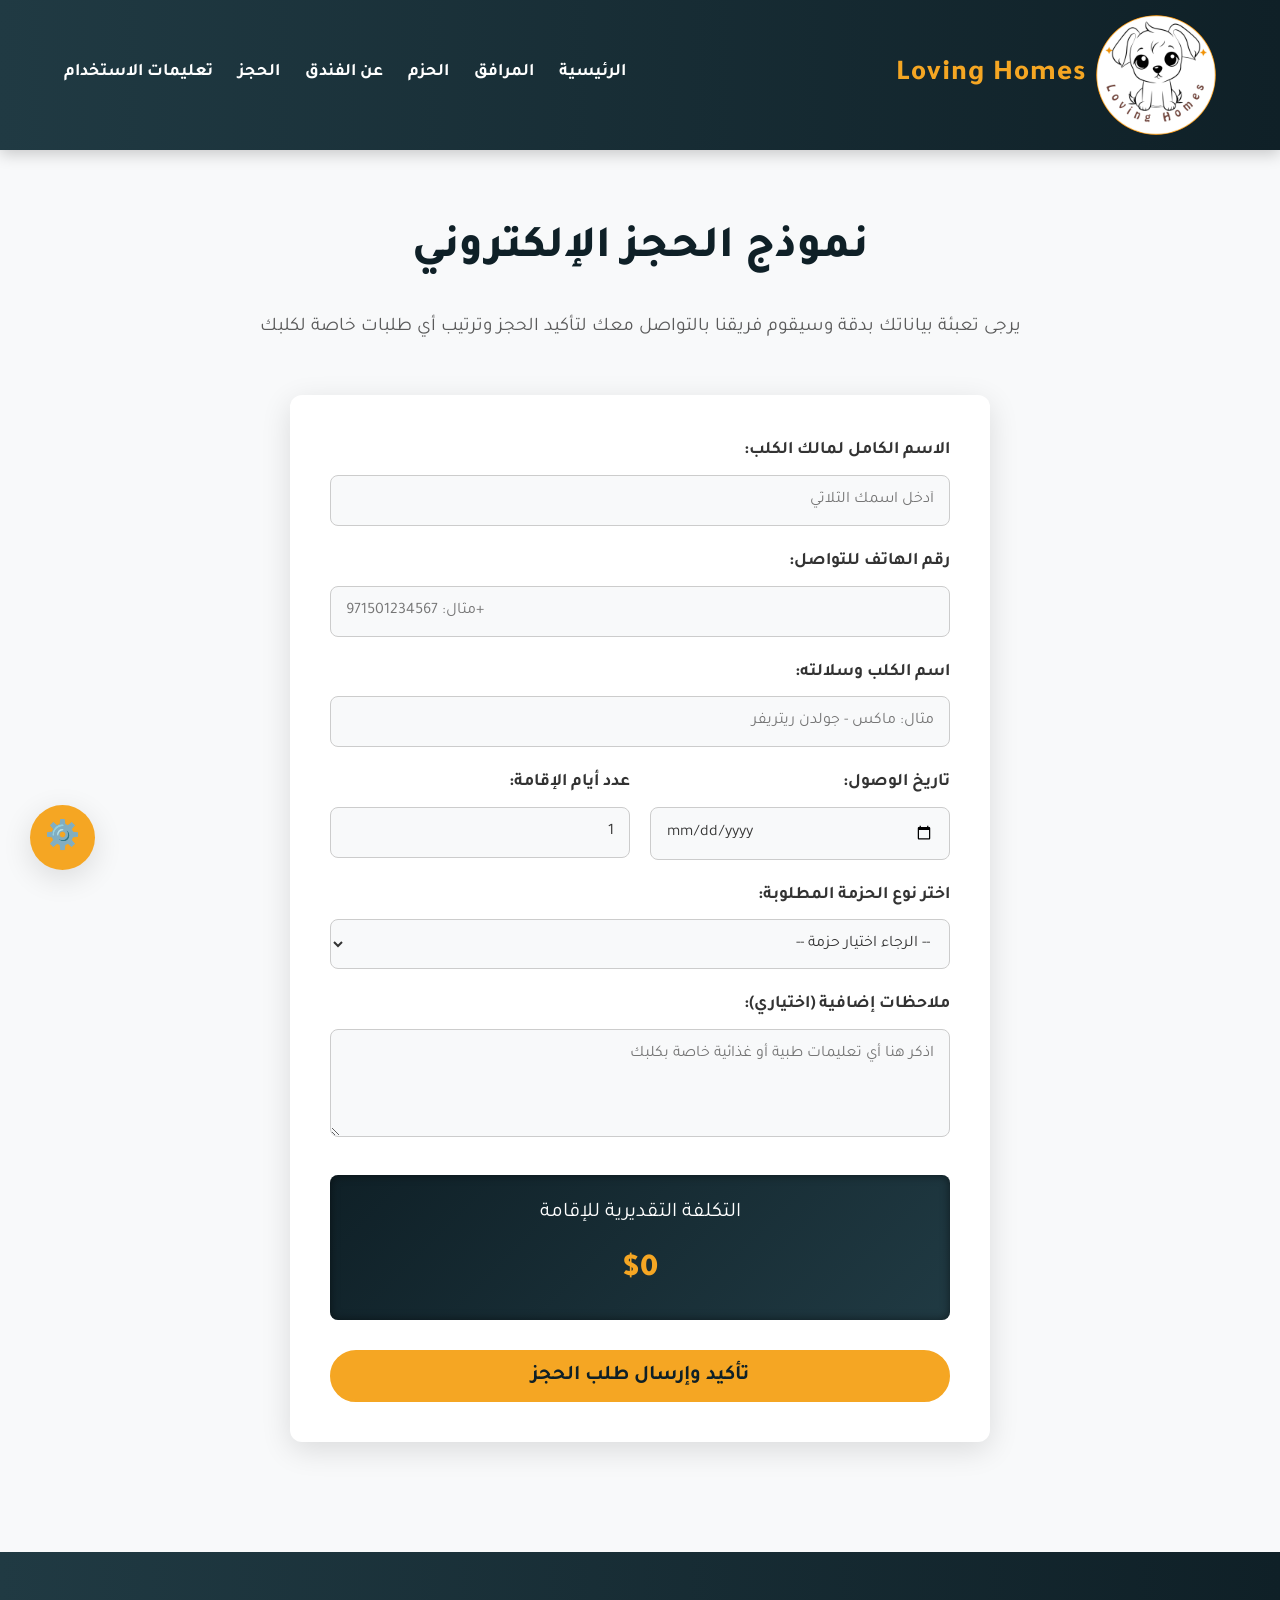
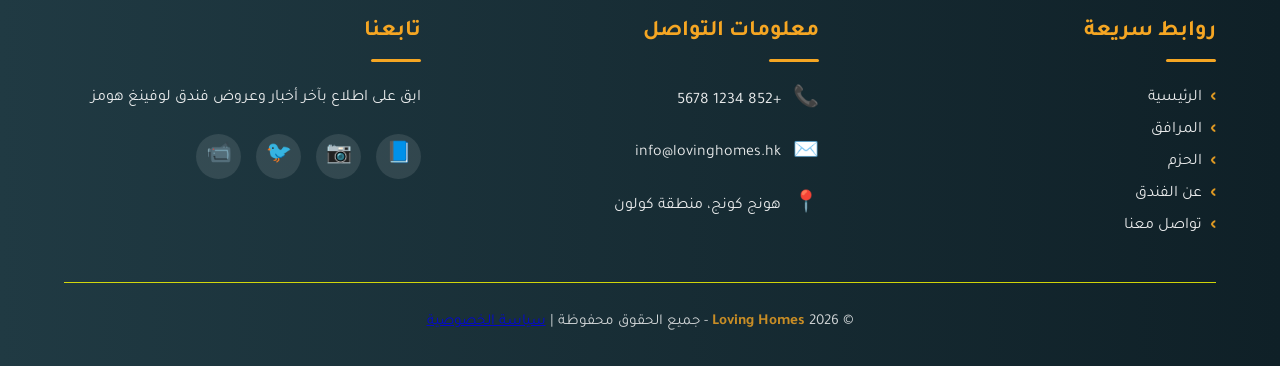
<file: booking.html>
<!DOCTYPE html>
<html lang="ar" dir="rtl">

<head>
    <!-- ===== معلومات الصفحة الأساسية ===== -->
    <meta charset="UTF-8">
    <meta name="viewport" content="width=device-width, initial-scale=1.0">
    <title>Loving Homes | الحجز والتواصل</title>
    <!-- ===== ربط ملفات CSS الخارجية ===== -->
    <link rel="stylesheet" href="style.css">
    <link href="https://fonts.googleapis.com/css2?family=Tajawal:wght@400;700;800&display=swap" rel="stylesheet">
</head>

<body>
    <header>
        <a href="index.html" class="brand-name">
            <img src="Loving_Homes_logo5.png" alt="Loving Homes Logo">
            <span>Loving Homes</span>
        </a>
        <div class="hamburger"><span></span><span></span><span></span></div>
        <nav>
            <a href="index.html">الرئيسية</a>
            <a href="facilities.html">المرافق</a>
            <a href="packages.html">الحزم</a>
            <a href="about.html">عن الفندق</a>
            <a href="booking.html">الحجز</a>
            <a href="instructions.html">تعليمات الاستخدام</a>
        </nav>
    </header>

    <div class="container">
        <h1 class="section-title">نموذج الحجز الإلكتروني</h1>
        <p class="section-subtitle">يرجى تعبئة بياناتك بدقة وسيقوم فريقنا بالتواصل معك لتأكيد الحجز وترتيب أي طلبات خاصة لكلبك</p>

        <div class="form-box">
            <form id="bookingForm">
                <div class="form-group">
                    <label>الاسم الكامل لمالك الكلب:</label>
                    <input type="text" required placeholder="أدخل اسمك الثلاثي">
                </div>
                <div class="form-group">
                    <label>رقم الهاتف للتواصل:</label>
                    <input type="tel" required placeholder="مثال: 971501234567+">
                </div>
                <div class="form-group">
                    <label>اسم الكلب وسلالته:</label>
                    <input type="text" required placeholder="مثال: ماكس - جولدن ريتريفر">
                </div>
                <div style="display: flex; gap: 20px; flex-wrap: wrap;">
                    <div class="form-group" style="flex: 1; min-width: 200px;">
                        <label>تاريخ الوصول:</label>
                        <input type="date" required>
                    </div>
                    <div class="form-group" style="flex: 1; min-width: 200px;">
                        <label>عدد أيام الإقامة:</label>
                        <input type="number" id="days" required min="1" value="1" placeholder="عدد الأيام">
                    </div>
                </div>
                <div class="form-group">
                    <label>اختر نوع الحزمة المطلوبة:</label>
                    <select id="package" required>
                        <option value="0">-- الرجاء اختيار حزمة --</option>
                        <option value="200">حزمة اليوم الواحد ($200 في اليوم)</option>
                        <option value="500">الحزمة الكلاسيكية ($500 في اليوم)</option>
                        <option value="700">الحزمة المميزة VIP ($700 في اليوم)</option>
                    </select>
                </div>
                <div class="form-group">
                    <label>ملاحظات إضافية (اختياري):</label>
                    <textarea rows="4" placeholder="اذكر هنا أي تعليمات طبية أو غذائية خاصة بكلبك"></textarea>
                </div>

                <!-- الحاسبة التفاعلية المبتكرة -->
                <div class="price-calc">
                    التكلفة التقديرية للإقامة
                    <span id="total-price">$0</span>
                </div>

                <button type="submit" class="btn" style="width: 100%; margin-top: 30px; font-size: 1.3rem;">تأكيد وإرسال طلب الحجز</button>
            </form>
        </div>
    </div>

    <!-- ===== الزر العائم (FAB) للتحكم بالواجهة ===== -->
    <div class="fab-container">

        <button class="fab-btn" id="fab-btn">⚙️</button>
        <div class="fab-menu" id="fab-menu">
            <button id="lang-toggle" title="تغيير اللغة">🇺🇸</button>
            <button id="dark-mode" title="الوضع الليلي">🌙</button>
            <button id="font-up" title="تكبير الخط">A+</button>
            <button id="font-down" title="تصغير الخط">A-</button>
        </div>
    </div>

    <!-- ===== الذيل (Footer) المتجاوب ===== -->
    <footer>

        <div class="footer-container">
            <div class="footer-section">
                <h3>روابط سريعة</h3>
                <ul>
                    <li><a href="index.html">الرئيسية</a></li>
                    <li><a href="facilities.html">المرافق</a></li>
                    <li><a href="packages.html">الحزم</a></li>
                    <li><a href="about.html">عن الفندق</a></li>
                    <li><a href="contact.html">تواصل معنا</a></li>
                </ul>
            </div>
            <div class="footer-section">
                <h3>معلومات التواصل</h3>
                <div class="contact-info">
                    <div class="contact-item">
                        <span>📞</span>
                        <p>+852 1234 5678</p>
                    </div>
                    <div class="contact-item">
                        <span>✉️</span>
                        <p>info@lovinghomes.hk</p>
                    </div>
                    <div class="contact-item">
                        <span>📍</span>
                        <p>هونج كونج، منطقة كولون</p>
                    </div>
                </div>
            </div>
            <div class="footer-section">
                <h3>تابعنا</h3>
                <p>ابق على اطلاع بآخر أخبار وعروض فندق لوفينغ هومز</p>
                <div class="social-links">
                    <a href="#" aria-label="فيسبوك">📘</a>
                    <a href="#" aria-label="إنستغرام">📷</a>
                    <a href="#" aria-label="تويتر">🐦</a>
                    <a href="#" aria-label="يوتيوب">📹</a>
                </div>
            </div>
        </div>
        <div class="footer-bottom">
            <p>© 2026 <span>Loving Homes</span> - جميع الحقوق محفوظة | <a href="#">سياسة الخصوصية</a></p>
        </div>
    </footer>
    <script src="script.js"></script>

</body>

</html>
</file>
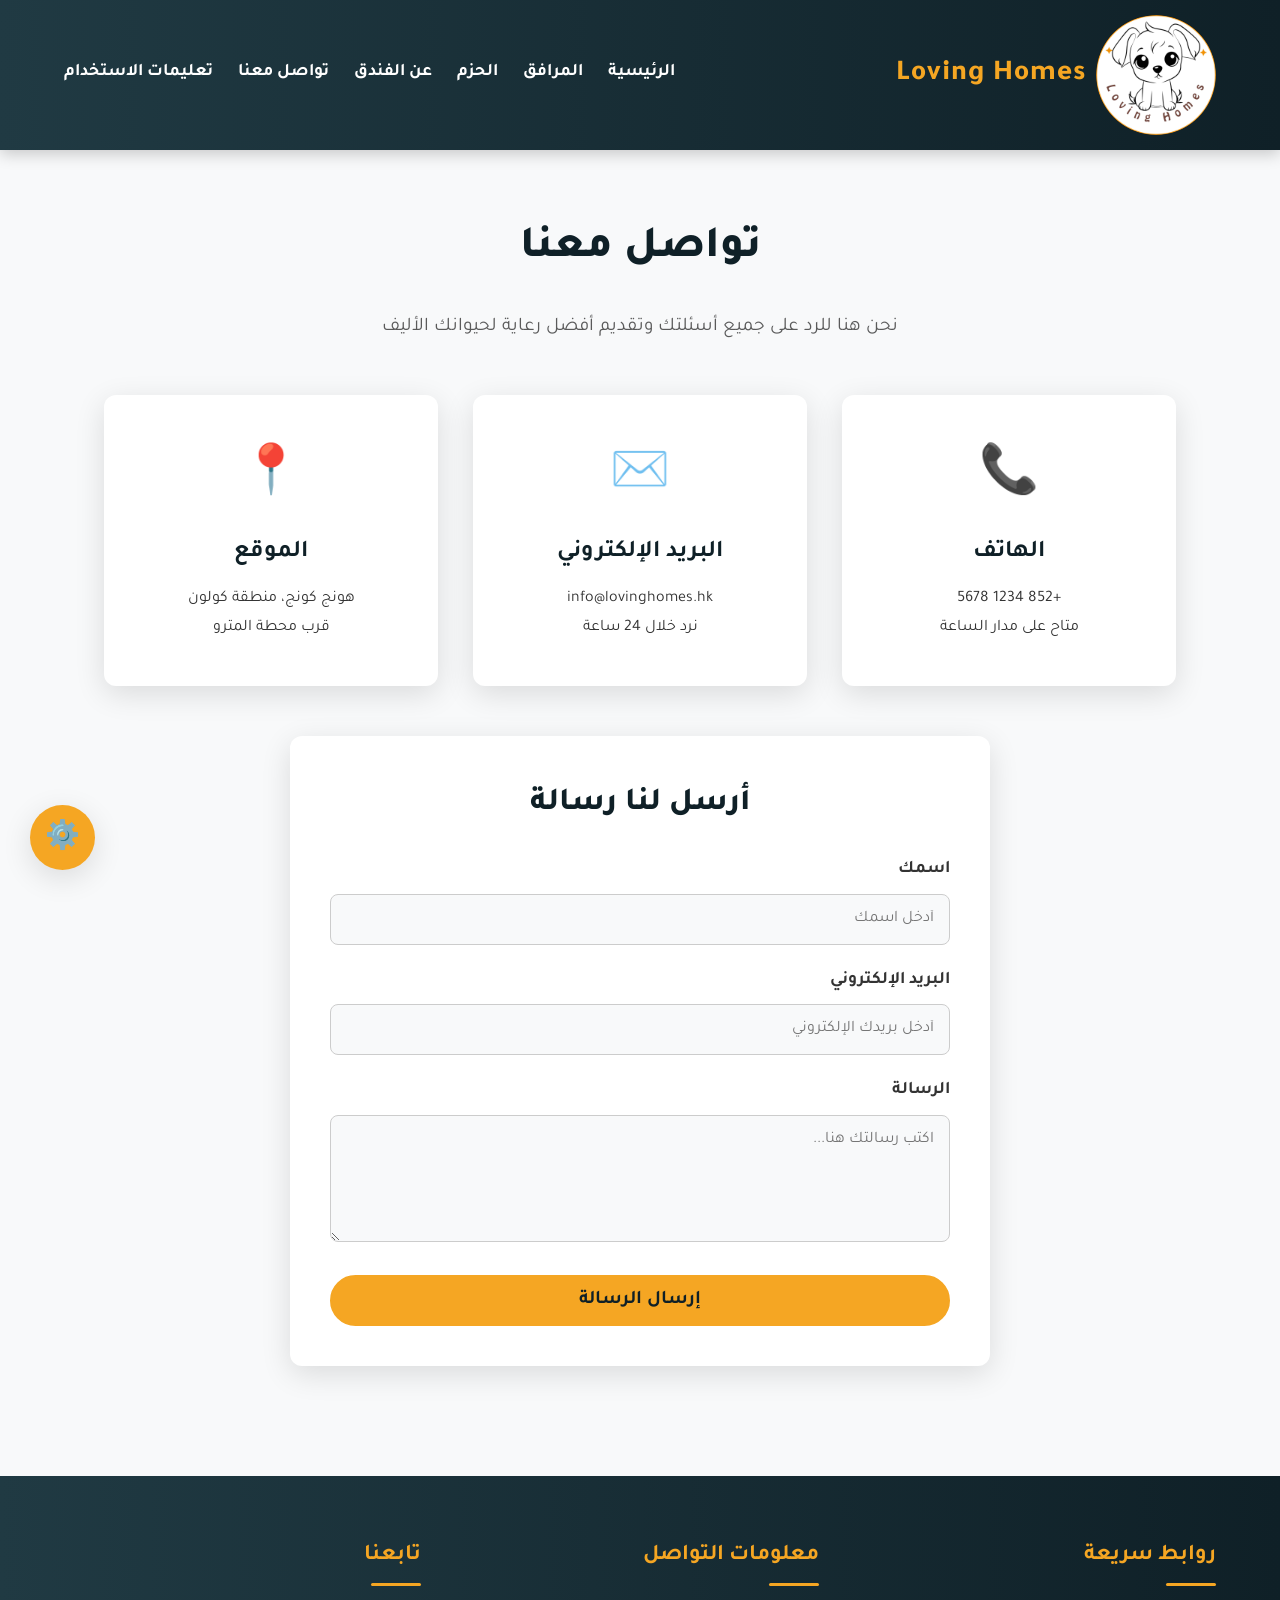
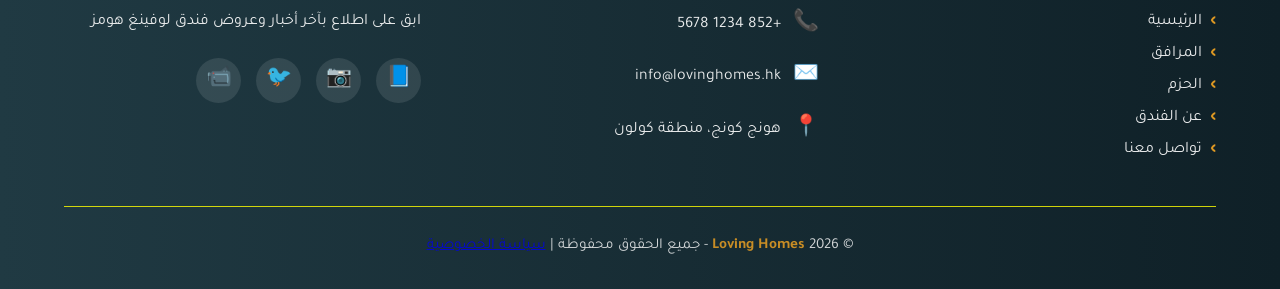
<file: contact.html>
<!DOCTYPE html>
<html lang="ar" dir="rtl">

<head>
    <!-- ===== معلومات الصفحة الأساسية ===== -->
    <meta charset="UTF-8">
    <meta name="viewport" content="width=device-width, initial-scale=1.0">
    <title>Loving Homes | تواصل معنا</title>
    <!-- ===== ربط ملفات CSS الخارجية ===== -->
    <link rel="stylesheet" href="style.css">
    <link href="https://fonts.googleapis.com/css2?family=Tajawal:wght@400;700;800&display=swap" rel="stylesheet">
</head>

<body>
    <header>
        <a href="index.html" class="brand-name">
            <img src="Loving_Homes_logo5.png" alt="Loving Homes Logo">
            <span>Loving Homes</span>
        </a>
        <div class="hamburger"><span></span><span></span><span></span></div>
        <nav>
            <a href="index.html" data-en="Home">الرئيسية</a>
            <a href="facilities.html" data-en="Facilities">المرافق</a>
            <a href="packages.html" data-en="Packages">الحزم</a>
            <a href="about.html" data-en="About Us">عن الفندق</a>
            <a href="contact.html" data-en="Contact Us">تواصل معنا</a>
            <a href="instructions.html">تعليمات الاستخدام</a>
        </nav>
    </header>

    <div class="container">
        <h1 class="section-title" data-en="Contact Us">تواصل معنا</h1>
        <p class="section-subtitle" data-en="We are here to answer all your questions and provide the best care for your pet">نحن هنا للرد على جميع أسئلتك وتقديم أفضل رعاية لحيوانك الأليف</p>

        <div class="grid" style="grid-template-columns: repeat(auto-fit, minmax(300px, 1fr));">
            <div class="card" style="text-align: center; padding: 40px 20px;">
                <h3 style="font-size: 3rem;">📞</h3>
                <h3 data-en="Phone">الهاتف</h3>
                <p>+852 1234 5678</p>
                <p data-en="Available 24/7">متاح على مدار الساعة</p>
            </div>
            <div class="card" style="text-align: center; padding: 40px 20px;">
                <h3 style="font-size: 3rem;">✉️</h3>
                <h3 data-en="Email">البريد الإلكتروني</h3>
                <p>info@lovinghomes.hk</p>
                <p data-en="We reply within 24 hours">نرد خلال 24 ساعة</p>
            </div>
            <div class="card" style="text-align: center; padding: 40px 20px;">
                <h3 style="font-size: 3rem;">📍</h3>
                <h3 data-en="Location">الموقع</h3>
                <p data-en="Hong Kong, Kowloon District">هونج كونج، منطقة كولون</p>
                <p data-en="Near MTR Station">قرب محطة المترو</p>
            </div>
        </div>

        <div class="form-box" style="margin-top: 50px;">
            <h2 class="section-title" style="font-size: 2rem;" data-en="Send us a Message">أرسل لنا رسالة</h2>
            <form id="contactForm">
                <div class="form-group">
                    <label data-en="Your Name">اسمك</label>
                    <input type="text" required placeholder="أدخل اسمك">
                </div>
                <div class="form-group">
                    <label data-en="Email">البريد الإلكتروني</label>
                    <input type="email" required placeholder="أدخل بريدك الإلكتروني">
                </div>
                <div class="form-group">
                    <label data-en="Message">الرسالة</label>
                    <textarea rows="5" required placeholder="اكتب رسالتك هنا..."></textarea>
                </div>
                <button type="submit" class="btn" style="width: 100%; font-size: 1.2rem;" data-en="Send Message">إرسال الرسالة</button>
            </form>
        </div>
    </div>

    <!-- ===== الزر العائم (FAB) للتحكم بالواجهة ===== -->
    <div class="fab-container">

        <button class="fab-btn" id="fab-btn">⚙️</button>
        <div class="fab-menu" id="fab-menu">
            <button id="lang-toggle" title="تغيير اللغة">🇺🇸</button>
            <button id="dark-mode" title="الوضع الليلي">🌙</button>
            <button id="font-up" title="تكبير الخط">A+</button>
            <button id="font-down" title="تصغير الخط">A-</button>
        </div>
    </div>

    <!-- Footer الذيل المرتب -->
    <footer>
        <div class="footer-container">
            <div class="footer-section">
                <h3>روابط سريعة</h3>
                <ul>
                    <li><a href="index.html">الرئيسية</a></li>
                    <li><a href="facilities.html">المرافق</a></li>
                    <li><a href="packages.html">الحزم</a></li>
                    <li><a href="about.html">عن الفندق</a></li>
                    <li><a href="contact.html">تواصل معنا</a></li>
                </ul>
            </div>
            <div class="footer-section">
                <h3>معلومات التواصل</h3>
                <div class="contact-info">
                    <div class="contact-item">
                        <span>📞</span>
                        <p>+852 1234 5678</p>
                    </div>
                    <div class="contact-item">
                        <span>✉️</span>
                        <p>info@lovinghomes.hk</p>
                    </div>
                    <div class="contact-item">
                        <span>📍</span>
                        <p>هونج كونج، منطقة كولون</p>
                    </div>
                </div>
            </div>
            <div class="footer-section">
                <h3>تابعنا</h3>
                <p>ابق على اطلاع بآخر أخبار وعروض فندق لوفينغ هومز</p>
                <div class="social-links">
                    <a href="#" aria-label="فيسبوك">📘</a>
                    <a href="#" aria-label="إنستغرام">📷</a>
                    <a href="#" aria-label="تويتر">🐦</a>
                    <a href="#" aria-label="يوتيوب">📹</a>
                </div>
            </div>
        </div>
        <div class="footer-bottom">
            <p>© 2026 <span>Loving Homes</span> - جميع الحقوق محفوظة | <a href="#">سياسة الخصوصية</a></p>
        </div>
    </footer>
    <script src="script.js"></script>

</body>

</html>
</file>
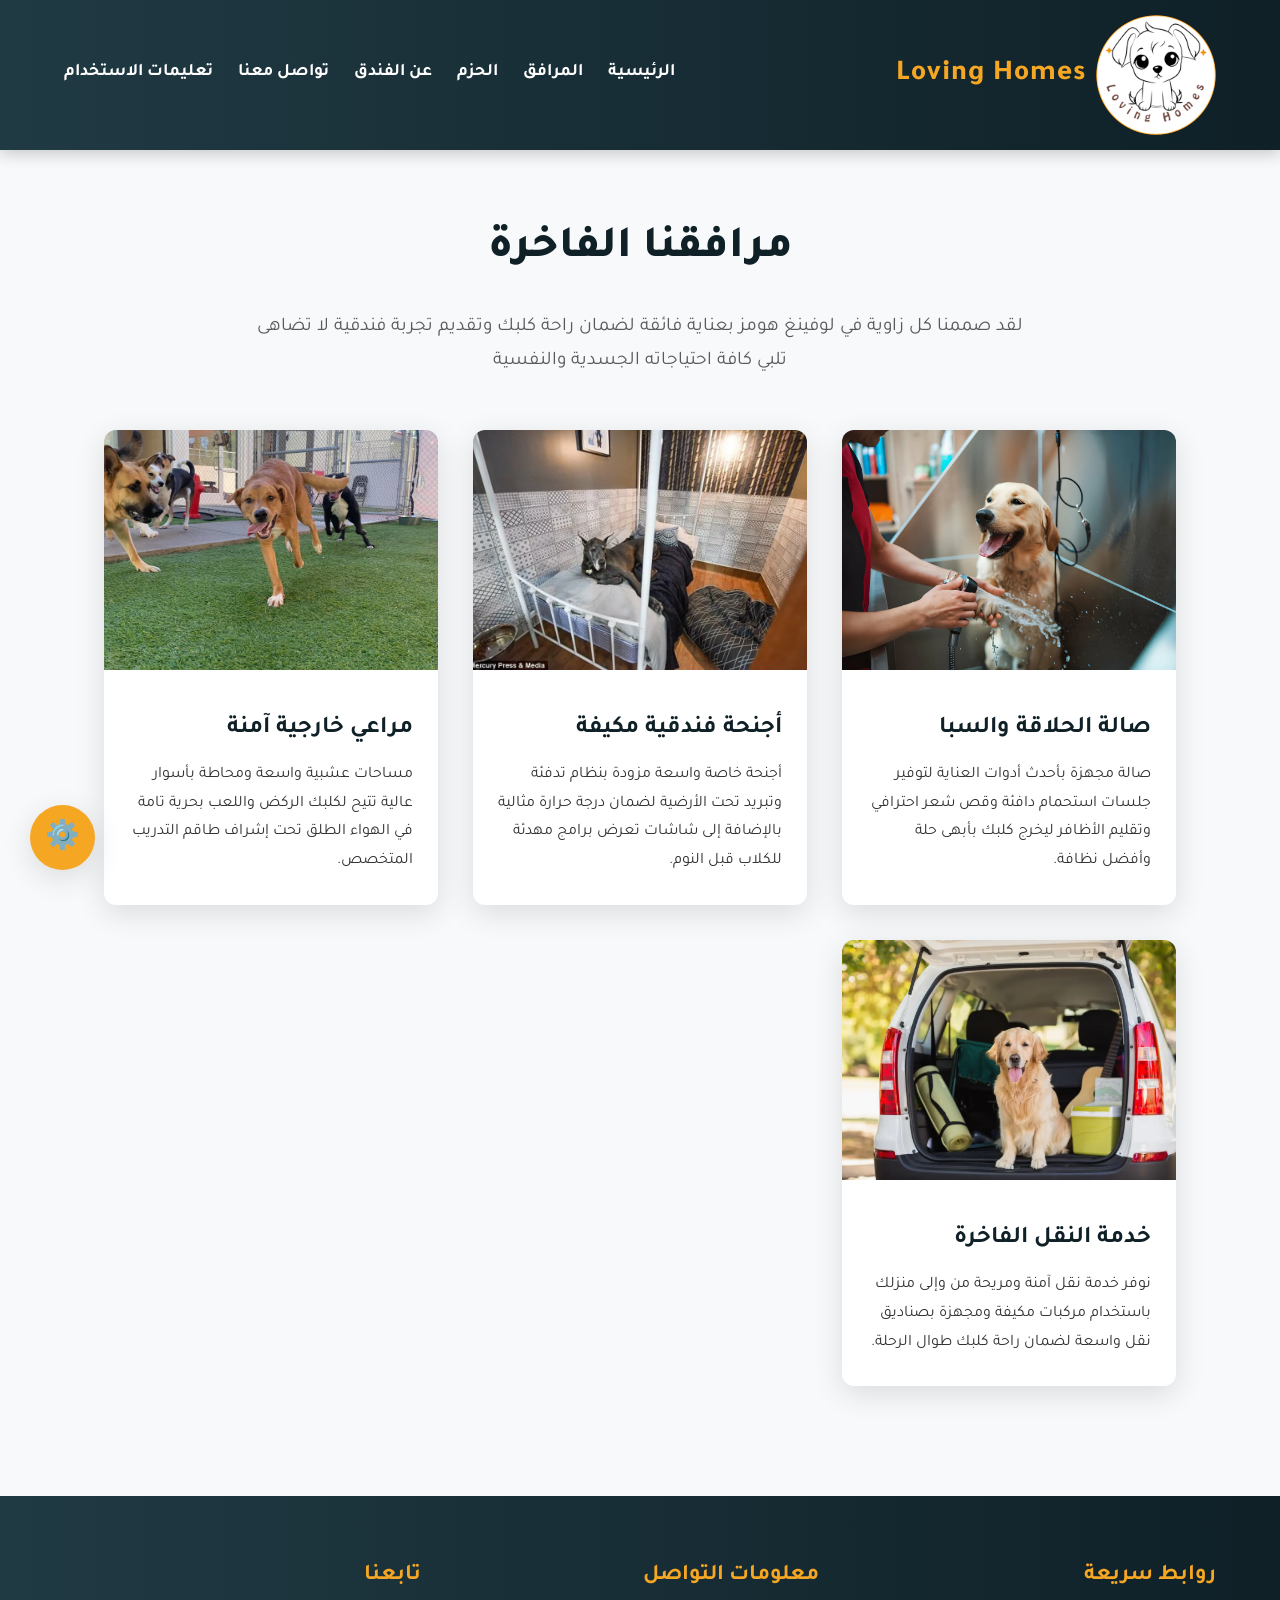
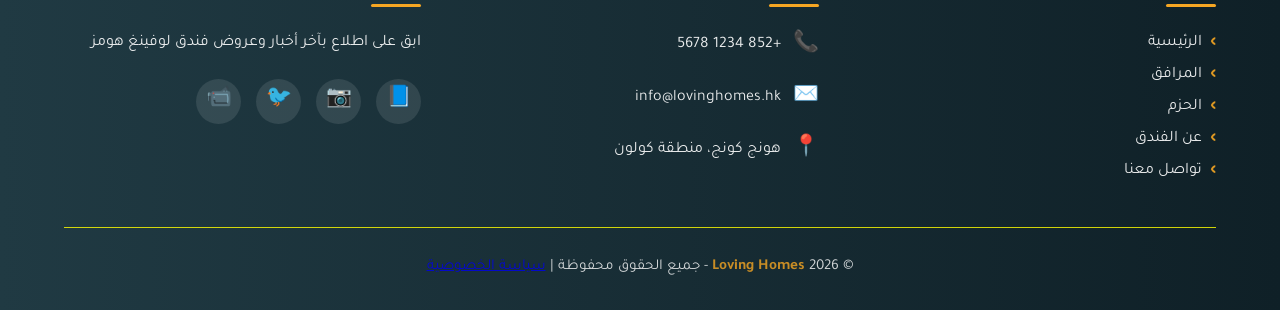
<file: facilities.html>
<!DOCTYPE html>
<html lang="ar" dir="rtl">

<head>
    <!-- ===== معلومات الصفحة الأساسية ===== -->
    <meta charset="UTF-8">
    <meta name="viewport" content="width=device-width, initial-scale=1.0">
    <title>Loving Homes | المرافق</title>
    <!-- ===== ربط ملفات CSS الخارجية ===== -->
    <link rel="stylesheet" href="style.css">
    <link href="https://fonts.googleapis.com/css2?family=Tajawal:wght@400;700;800&display=swap" rel="stylesheet">
</head>

<body>
    <header>
        <a href="index.html" class="brand-name">
            <img src="Loving_Homes_logo5.png" alt="Loving Homes Logo">
            <span>Loving Homes</span>
        </a>
        <div class="hamburger"><span></span><span></span><span></span></div>
        <nav>
            <a href="index.html">الرئيسية</a>
            <a href="facilities.html">المرافق</a>
            <a href="packages.html">الحزم</a>
            <a href="about.html">عن الفندق</a>
            <a href="contact.html">تواصل معنا</a>
            <a href="instructions.html">تعليمات الاستخدام</a>
        </nav>
    </header>

    <div class="container">
        <h1 class="section-title">مرافقنا الفاخرة</h1>
        <p class="section-subtitle">لقد صممنا كل زاوية في لوفينغ هومز بعناية فائقة لضمان راحة كلبك وتقديم تجربة فندقية لا تضاهى تلبي كافة احتياجاته الجسدية والنفسية</p>

        <div class="grid">
            <div class="card">
                <img src="3.webp" alt="صالة الحلاقة">
                <div class="card-content">
                    <h3>صالة الحلاقة والسبا</h3>
                    <p>صالة مجهزة بأحدث أدوات العناية لتوفير جلسات استحمام دافئة وقص شعر احترافي وتقليم الأظافر ليخرج كلبك بأبهى حلة وأفضل نظافة.</p>
                </div>
            </div>
            <div class="card">
                <img src="2.webp" alt="الغرف الفندقية">
                <div class="card-content">
                    <h3>أجنحة فندقية مكيفة</h3>
                    <p>أجنحة خاصة واسعة مزودة بنظام تدفئة وتبريد تحت الأرضية لضمان درجة حرارة مثالية بالإضافة إلى شاشات تعرض برامج مهدئة للكلاب قبل النوم.</p>
                </div>
            </div>
            <div class="card">
                <img src="1.webp" alt="المراعي الخارجية">
                <div class="card-content">
                    <h3>مراعي خارجية آمنة</h3>
                    <p>مساحات عشبية واسعة ومحاطة بأسوار عالية تتيح لكلبك الركض واللعب بحرية تامة في الهواء الطلق تحت إشراف طاقم التدريب المتخصص.</p>
                </div>
            </div>
            <div class="card">
                <img src="4.webp" alt="خدمة التوصيل">
                <div class="card-content">
                    <h3>خدمة النقل الفاخرة</h3>
                    <p>نوفر خدمة نقل آمنة ومريحة من وإلى منزلك باستخدام مركبات مكيفة ومجهزة بصناديق نقل واسعة لضمان راحة كلبك طوال الرحلة.</p>
                </div>
            </div>
        </div>
    </div>

    <!-- ===== الزر العائم (FAB) للتحكم بالواجهة ===== -->
    <div class="fab-container">
        <button class="fab-btn" id="fab-btn">⚙️</button>
        <div class="fab-menu" id="fab-menu">
            <button id="lang-toggle" title="تغيير اللغة">🇺🇸</button>
            <button id="dark-mode" title="الوضع الليلي">🌙</button>
            <button id="font-up" title="تكبير الخط">A+</button>
            <button id="font-down" title="تصغير الخط">A-</button>
        </div>
    </div>

    <!-- ===== الذيل (Footer) المتجاوب ===== -->
    <footer>
        <div class="footer-container">
            <div class="footer-section">
                <h3>روابط سريعة</h3>
                <ul>
                    <li><a href="index.html">الرئيسية</a></li>
                    <li><a href="facilities.html">المرافق</a></li>
                    <li><a href="packages.html">الحزم</a></li>
                    <li><a href="about.html">عن الفندق</a></li>
                    <li><a href="contact.html">تواصل معنا</a></li>
                </ul>
            </div>
            <div class="footer-section">
                <h3>معلومات التواصل</h3>
                <div class="contact-info">
                    <div class="contact-item">
                        <span>📞</span>
                        <p>+852 1234 5678</p>
                    </div>
                    <div class="contact-item">
                        <span>✉️</span>
                        <p>info@lovinghomes.hk</p>
                    </div>
                    <div class="contact-item">
                        <span>📍</span>
                        <p>هونج كونج، منطقة كولون</p>
                    </div>
                </div>
            </div>
            <div class="footer-section">
                <h3>تابعنا</h3>
                <p>ابق على اطلاع بآخر أخبار وعروض فندق لوفينغ هومز</p>
                <div class="social-links">
                    <a href="#" aria-label="فيسبوك">📘</a>
                    <a href="#" aria-label="إنستغرام">📷</a>
                    <a href="#" aria-label="تويتر">🐦</a>
                    <a href="#" aria-label="يوتيوب">📹</a>
                </div>
            </div>
        </div>
        <div class="footer-bottom">
            <p>© 2026 <span>Loving Homes</span> - جميع الحقوق محفوظة | <a href="#">سياسة الخصوصية</a></p>
        </div>
    </footer>
    <script src="script.js"></script>

</body>

</html>
</file>
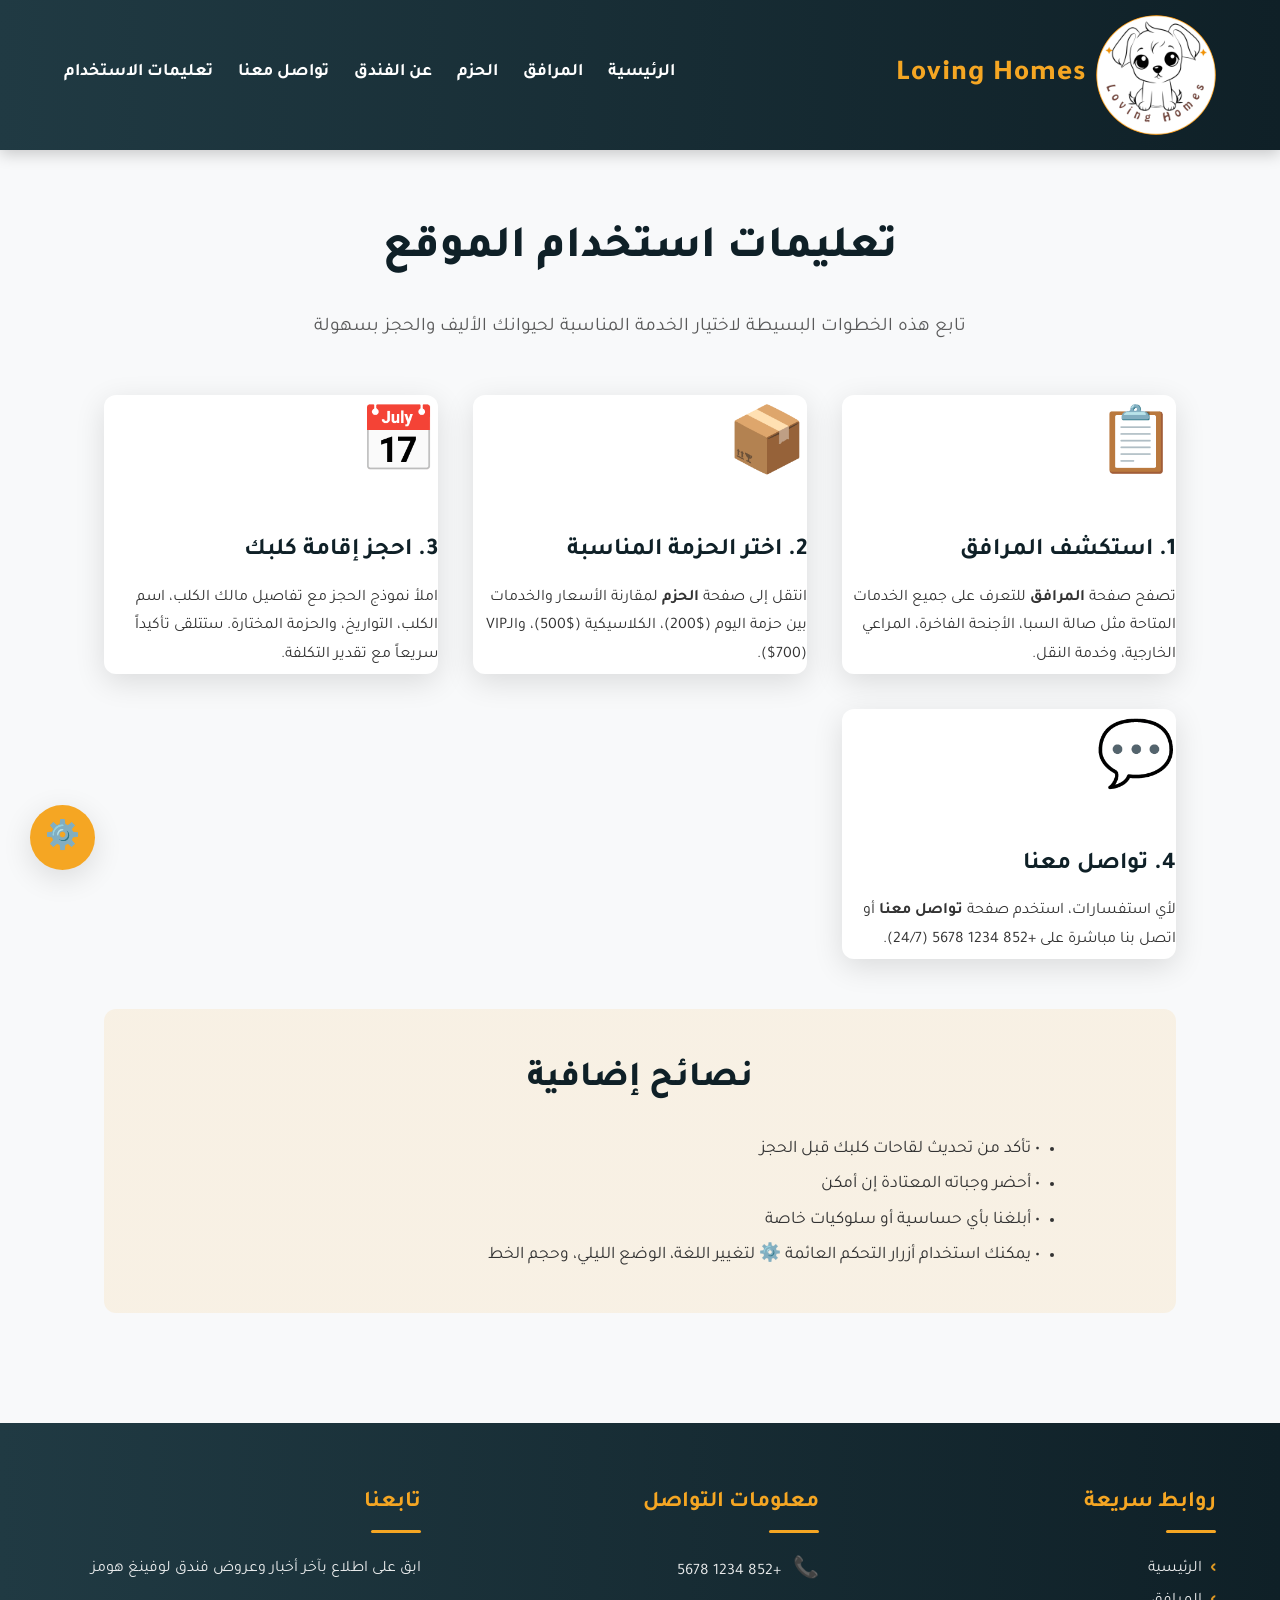
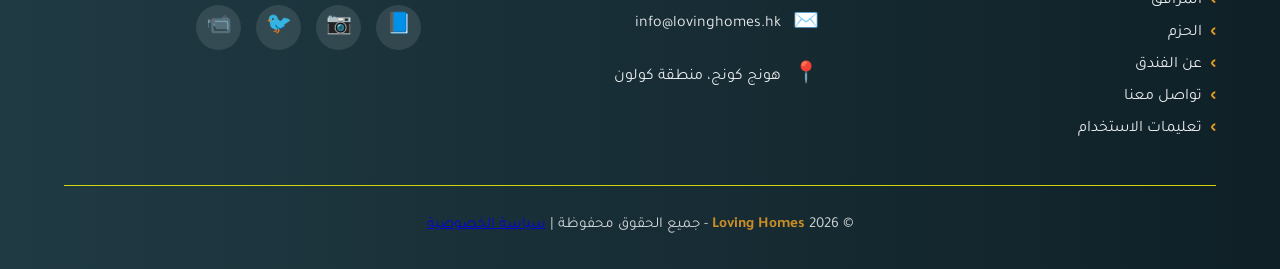
<file: instructions.html>
<!DOCTYPE html>
<html lang="ar" dir="rtl">

<head>
    <!-- ===== معلومات الصفحة الأساسية ===== -->
    <meta charset="UTF-8">
    <meta name="viewport" content="width=device-width, initial-scale=1.0">
    <title>Loving Homes | تعليمات الاستخدام</title>
    <!-- ===== ربط ملفات CSS الخارجية ===== -->
    <link rel="stylesheet" href="style.css">
    <link href="https://fonts.googleapis.com/css2?family=Tajawal:wght@400;700;800&display=swap" rel="stylesheet">
</head>

<body>
    <header>
        <a href="index.html" class="brand-name">
            <img src="Loving_Homes_logo5.png" alt="Loving Homes Logo">
            <span>Loving Homes</span>
        </a>
        <div class="hamburger"><span></span><span></span><span></span></div>
        <nav>
            <a href="index.html">الرئيسية</a>
            <a href="facilities.html">المرافق</a>
            <a href="packages.html">الحزم</a>
            <a href="about.html">عن الفندق</a>
            <a href="contact.html">تواصل معنا</a>
            <a href="instructions.html">تعليمات الاستخدام</a>
        </nav>
    </header>

    <div class="container">
        <h1 class="section-title" data-translate="instructionsTitle">تعليمات استخدام الموقع</h1>
        <p class="section-subtitle" data-translate="instructionsSubtitle">تابع هذه الخطوات البسيطة لاختيار الخدمة المناسبة لحيوانك الأليف والحجز بسهولة</p>

        <div class="grid">
            <div class="card">
                <div style="font-size: 4rem; margin-bottom: 20px;">📋</div>
                <h3 data-translate="step1Title">1. استكشف المرافق</h3>
                <p data-translate="step1Desc">تصفح صفحة <strong>المرافق</strong> للتعرف على جميع الخدمات المتاحة مثل صالة السبا، الأجنحة الفاخرة، المراعي الخارجية، وخدمة النقل.</p>
            </div>
            <div class="card">
                <div style="font-size: 4rem; margin-bottom: 20px;">📦</div>
                <h3 data-translate="step2Title">2. اختر الحزمة المناسبة</h3>
                <p data-translate="step2Desc">انتقل إلى صفحة <strong>الحزم</strong> لمقارنة الأسعار والخدمات بين حزمة اليوم ($200)، الكلاسيكية ($500)، والـVIP ($700).</p>
            </div>
            <div class="card">
                <div style="font-size: 4rem; margin-bottom: 20px;">📅</div>
                <h3 data-translate="step3Title">3. احجز إقامة كلبك</h3>
                <p data-translate="step3Desc">املأ نموذج الحجز مع تفاصيل مالك الكلب، اسم الكلب، التواريخ، والحزمة المختارة. ستتلقى تأكيداً سريعاً مع تقدير التكلفة.</p>
            </div>
            <div class="card">
                <div style="font-size: 4rem; margin-bottom: 20px;">💬</div>
                <h3 data-translate="step4Title">4. تواصل معنا</h3>
                <p data-translate="step4Desc">لأي استفسارات، استخدم صفحة <strong>تواصل معنا</strong> أو اتصل بنا مباشرة على +852 1234 5678 (24/7).</p>
            </div>
        </div>

        <div style="background: linear-gradient(rgba(245,166,35,0.1), rgba(245,166,35,0.1)); padding: 40px; border-radius: var(--radius); margin-top: 50px; text-align: center;">
            <h2 class="section-title" style="font-size: 2.2rem;" data-translate="tipsTitle">نصائح إضافية</h2>
            <ul style="max-width: 800px; margin: 0 auto; text-align: right; font-size: 1.1rem; line-height: 2;" data-translate="tipsList">
                <li data-translate="tip1">• تأكد من تحديث لقاحات كلبك قبل الحجز</li>
                <li data-translate="tip2">• أحضر وجباته المعتادة إن أمكن</li>
                <li data-translate="tip3">• أبلغنا بأي حساسية أو سلوكيات خاصة</li>
                <li data-translate="tip4">• يمكنك استخدام أزرار التحكم العائمة ⚙️ لتغيير اللغة، الوضع الليلي، وحجم الخط</li>
            </ul>
        </div>
    </div>

    <!-- ===== الزر العائم (FAB) للتحكم بالواجهة ===== -->
    <div class="fab-container">

        <button class="fab-btn" id="fab-btn">⚙️</button>
        <div class="fab-menu" id="fab-menu">
            <button id="lang-toggle" title="تغيير اللغة">🇺🇸</button>
            <button id="dark-mode" title="الوضع الليلي">🌙</button>
            <button id="font-up" title="تكبير الخط">A+</button>
            <button id="font-down" title="تصغير الخط">A-</button>
        </div>
    </div>

    <!-- ===== الذيل (Footer) المتجاوب ===== -->
    <footer>

        <div class="footer-container">
            <div class="footer-section">
                <h3>روابط سريعة</h3>
                <ul>
                    <li><a href="index.html">الرئيسية</a></li>
                    <li><a href="facilities.html">المرافق</a></li>
                    <li><a href="packages.html">الحزم</a></li>
                    <li><a href="about.html">عن الفندق</a></li>
                    <li><a href="contact.html">تواصل معنا</a></li>
                    <li><a href="instructions.html">تعليمات الاستخدام</a></li>
                </ul>
            </div>
            <div class="footer-section">
                <h3>معلومات التواصل</h3>
                <div class="contact-info">
                    <div class="contact-item">
                        <span>📞</span>
                        <p>+852 1234 5678</p>
                    </div>
                    <div class="contact-item">
                        <span>✉️</span>
                        <p>info@lovinghomes.hk</p>
                    </div>
                    <div class="contact-item">
                        <span>📍</span>
                        <p>هونج كونج، منطقة كولون</p>
                    </div>
                </div>
            </div>
            <div class="footer-section">
                <h3>تابعنا</h3>
                <p>ابق على اطلاع بآخر أخبار وعروض فندق لوفينغ هومز</p>
                <div class="social-links">
                    <a href="#" aria-label="فيسبوك">📘</a>
                    <a href=" #" aria-label="إنستغرام">📷</a>
                    <a href="#" aria-label="تويتر">🐦</a>
                    <a href="#" aria-label="يوتيوب">📹</a>
                </div>
            </div>
        </div>
        <div class="footer-bottom">
            <p>© 2026 <span>Loving Homes</span> - جميع الحقوق محفوظة | <a href="#">سياسة الخصوصية</a></p>
        </div>
    </footer>
    <script src="script.js"></script>
</body>

</html>
</file>
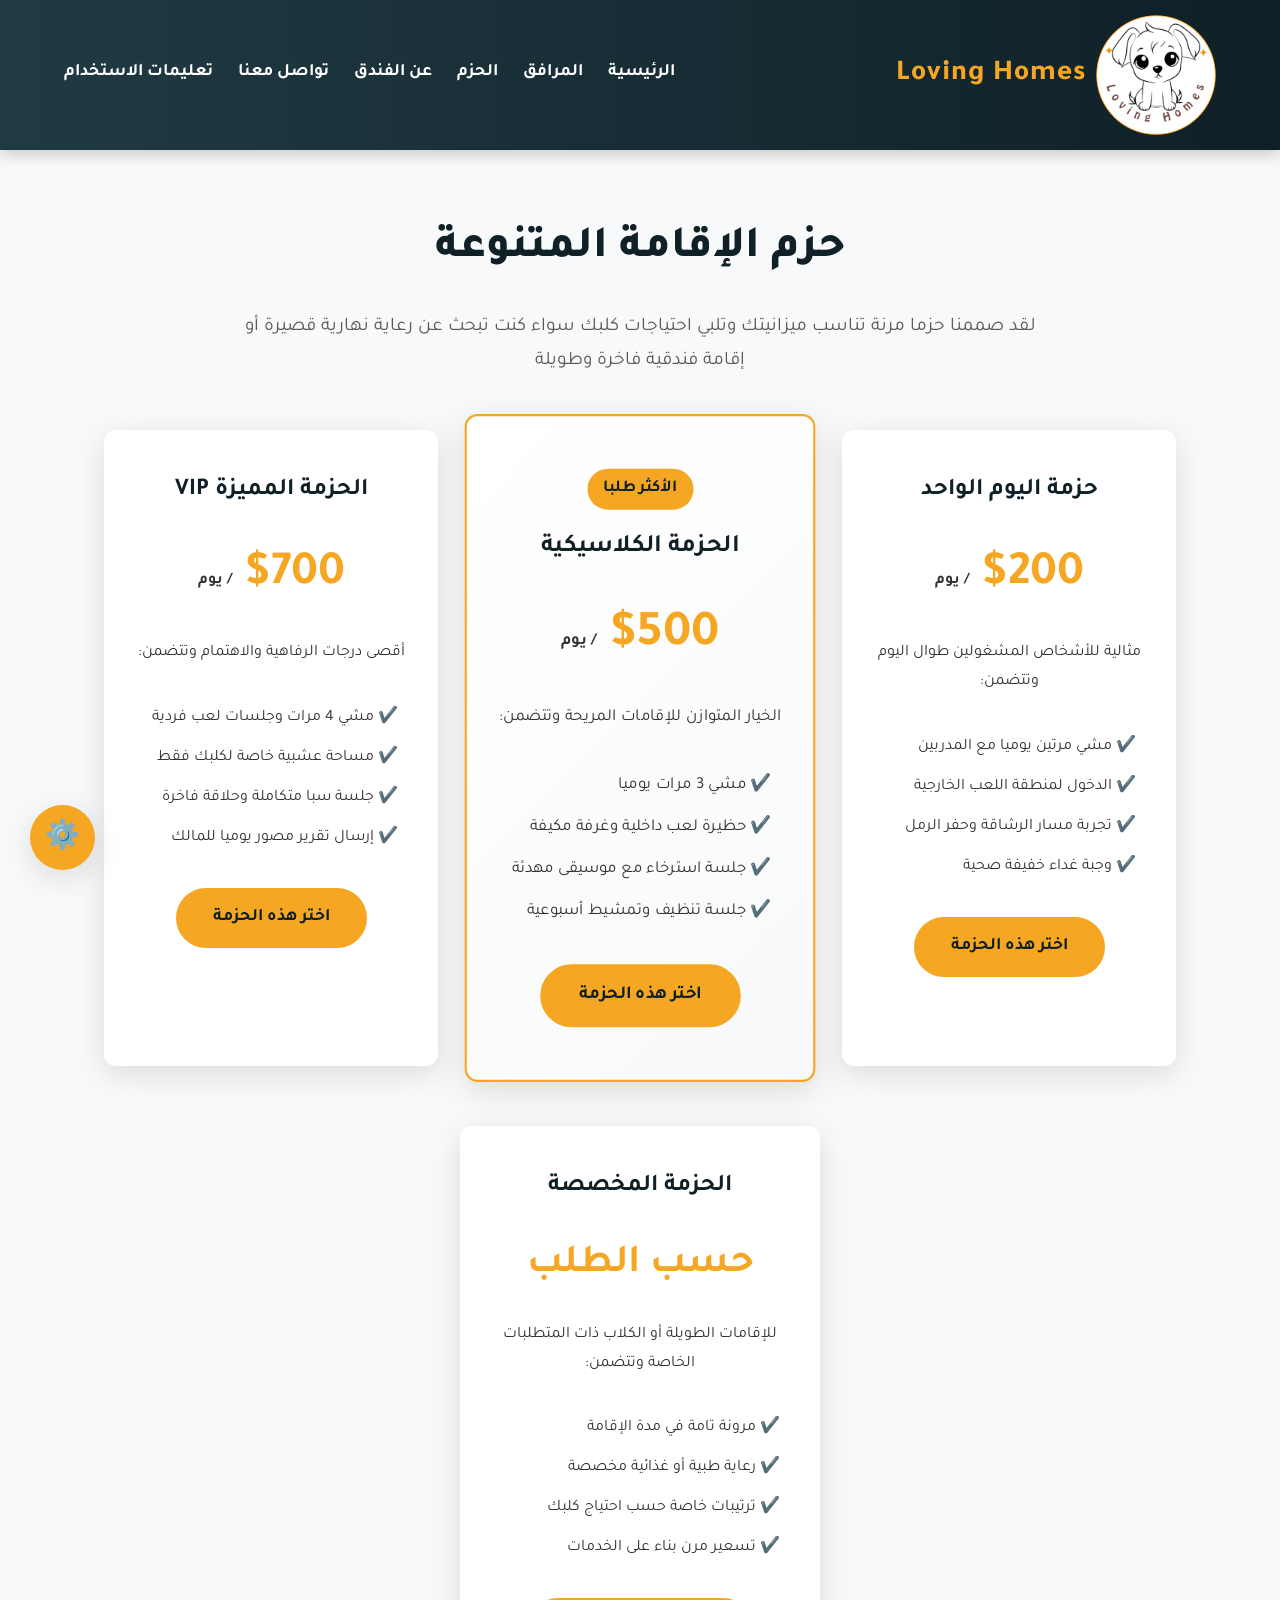
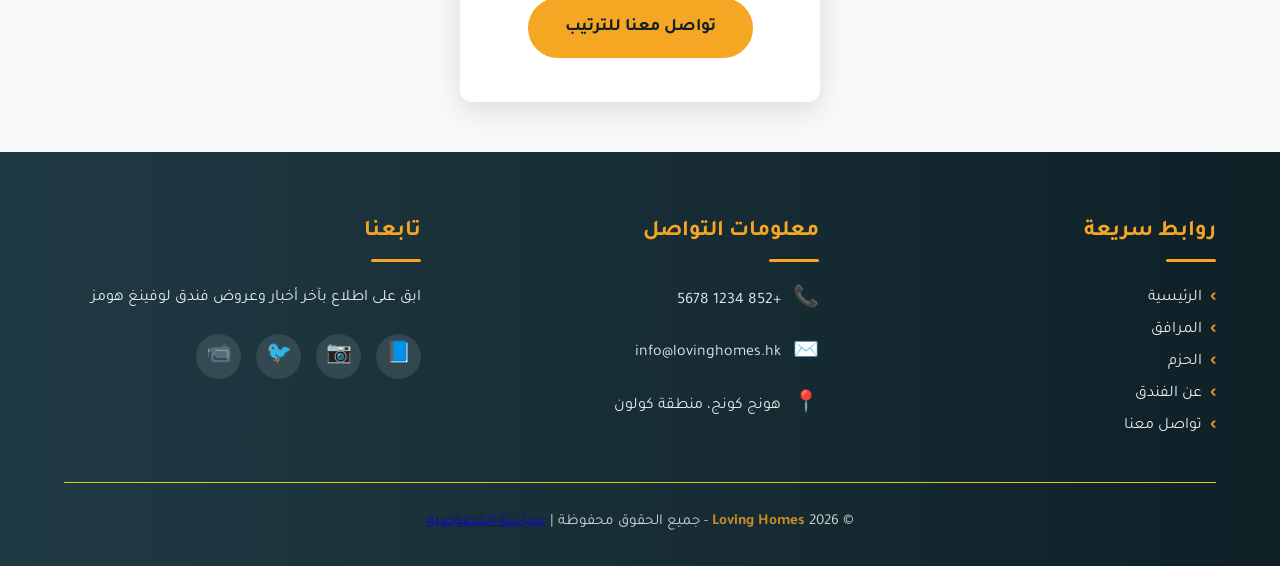
<file: packages.html>
<!DOCTYPE html>
<html lang="ar" dir="rtl">

<head>
    <meta charset="UTF-8">
    <meta name="viewport" content="width=device-width, initial-scale=1.0">
    <title>Loving Homes | الحزم</title>
    <link rel="stylesheet" href="style.css">
    <link href="https://fonts.googleapis.com/css2?family=Tajawal:wght@400;700;800&display=swap" rel="stylesheet">
</head>

<body>
    <header>
        <a href="index.html" class="brand-name">
            <img src="Loving_Homes_logo5.png" alt="Loving Homes Logo">
            <span>Loving Homes</span>
        </a>
        <div class="hamburger"><span></span><span></span><span></span></div>
        <nav>
            <a href="index.html">الرئيسية</a>
            <a href="facilities.html">المرافق</a>
            <a href="packages.html">الحزم</a>
            <a href="about.html">عن الفندق</a>
            <a href="contact.html">تواصل معنا</a>
            <a href="instructions.html">تعليمات الاستخدام</a>
        </nav>
    </header>

    <div class="container">
        <h1 class="section-title">حزم الإقامة المتنوعة</h1>
        <p class="section-subtitle">لقد صممنا حزما مرنة تناسب ميزانيتك وتلبي احتياجات كلبك سواء كنت تبحث عن رعاية نهارية قصيرة أو إقامة فندقية فاخرة وطويلة</p>

        <div class="grid">
            <div class="card" style="text-align: center; padding: 40px 20px;">
                <h3>حزمة اليوم الواحد</h3>
                <h2 style="color: var(--accent); font-size: 3rem; margin: 20px 0;">$200 <span style="font-size: 1rem; color: var(--text);">/ يوم</span></h2>
                <p style="margin-bottom: 30px;">مثالية للأشخاص المشغولين طوال اليوم وتتضمن:</p>
                <ul style="list-style: none; text-align: right; padding: 0 20px; margin-bottom: 30px; line-height: 2.5;">
                    <li>✔️ مشي مرتين يوميا مع المدربين</li>
                    <li>✔️ الدخول لمنطقة اللعب الخارجية</li>
                    <li>✔️ تجربة مسار الرشاقة وحفر الرمل</li>
                    <li>✔️ وجبة غداء خفيفة صحية</li>
                </ul>
                <a href="booking.html" class="btn">اختر هذه الحزمة</a>
            </div>

            <div class="card" style="text-align: center; padding: 50px 20px; transform: scale(1.05); border: 2px solid var(--accent); background: linear-gradient(135deg, var(--card-bg), var(--light));">
                <div style="background: var(--accent); color: var(--primary); padding: 5px 15px; border-radius: 20px; font-weight: bold; display: inline-block; margin-bottom: 15px;">الأكثر طلبا</div>
                <h3>الحزمة الكلاسيكية</h3>
                <h2 style="color: var(--accent); font-size: 3rem; margin: 20px 0;">$500 <span style="font-size: 1rem; color: var(--text);">/ يوم</span></h2>
                <p style="margin-bottom: 30px;">الخيار المتوازن للإقامات المريحة وتتضمن:</p>
                <ul style="list-style: none; text-align: right; padding: 0 20px; margin-bottom: 30px; line-height: 2.5;">
                    <li>✔️ مشي 3 مرات يوميا</li>
                    <li>✔️ حظيرة لعب داخلية وغرفة مكيفة</li>
                    <li>✔️ جلسة استرخاء مع موسيقى مهدئة</li>
                    <li>✔️ جلسة تنظيف وتمشيط أسبوعية</li>
                </ul>
                <a href="booking.html" class="btn">اختر هذه الحزمة</a>
            </div>

            <div class="card" style="text-align: center; padding: 40px 20px;">
                <h3>الحزمة المميزة VIP</h3>
                <h2 style="color: var(--accent); font-size: 3rem; margin: 20px 0;">$700 <span style="font-size: 1rem; color: var(--text);">/ يوم</span></h2>
                <p style="margin-bottom: 30px;">أقصى درجات الرفاهية والاهتمام وتتضمن:</p>
                <ul style="list-style: none; text-align: right; padding: 0 20px; margin-bottom: 30px; line-height: 2.5;">
                    <li>✔️ مشي 4 مرات وجلسات لعب فردية</li>
                    <li>✔️ مساحة عشبية خاصة لكلبك فقط</li>
                    <li>✔️ جلسة سبا متكاملة وحلاقة فاخرة</li>
                    <li>✔️ إرسال تقرير مصور يوميا للمالك</li>
                </ul>
                <a href="booking.html" class="btn">اختر هذه الحزمة</a>
            </div>
        </div>
    </div>
    <!-- ===== الحزمة المخصصة (خارج الشبكة الرئيسية) ===== -->
    <div class="card special-card" style="text-align: center; padding: 40px 20px;">
        <h3>الحزمة المخصصة</h3>
        <h2 style="color: var(--accent); font-size: 2.5rem; margin: 20px 0;">حسب الطلب</h2>
        <p style="margin-bottom: 30px;">للإقامات الطويلة أو الكلاب ذات المتطلبات الخاصة وتتضمن:</p>
        <ul style="list-style: none; text-align: right; padding: 0 20px; margin-bottom: 30px; line-height: 2.5;">
            <li>✔️ مرونة تامة في مدة الإقامة</li>
            <li>✔️ رعاية طبية أو غذائية مخصصة</li>
            <li>✔️ ترتيبات خاصة حسب احتياج كلبك</li>
            <li>✔️ تسعير مرن بناء على الخدمات</li>
        </ul>
        <a href="contact.html" class="btn">تواصل معنا للترتيب</a>
    </div>
    <!-- الزر العائم -->
    <div class="fab-container">
        <button class="fab-btn" id="fab-btn">⚙️</button>
        <div class="fab-menu" id="fab-menu">
            <button id="lang-toggle" title="تغيير اللغة">🇺🇸</button>
            <button id="dark-mode" title="الوضع الليلي">🌙</button>
            <button id="font-up" title="تكبير الخط">A+</button>
            <button id="font-down" title="تصغير الخط">A-</button>
        </div>
    </div>

    <!-- Footer الذيل المرتب -->
    <footer>
        <div class="footer-container">
            <div class="footer-section">
                <h3>روابط سريعة</h3>
                <ul>
                    <li><a href="index.html">الرئيسية</a></li>
                    <li><a href="facilities.html">المرافق</a></li>
                    <li><a href="packages.html">الحزم</a></li>
                    <li><a href="about.html">عن الفندق</a></li>
                    <li><a href="contact.html">تواصل معنا</a></li>
                </ul>
            </div>
            <div class="footer-section">
                <h3>معلومات التواصل</h3>
                <div class="contact-info">
                    <div class="contact-item">
                        <span>📞</span>
                        <p>+852 1234 5678</p>
                    </div>
                    <div class="contact-item">
                        <span>✉️</span>
                        <p>info@lovinghomes.hk</p>
                    </div>
                    <div class="contact-item">
                        <span>📍</span>
                        <p>هونج كونج، منطقة كولون</p>
                    </div>
                </div>
            </div>
            <div class="footer-section">
                <h3>تابعنا</h3>
                <p>ابق على اطلاع بآخر أخبار وعروض فندق لوفينغ هومز</p>
                <div class="social-links">
                    <a href="#" aria-label="فيسبوك">📘</a>
                    <a href="#" aria-label="إنستغرام">📷</a>
                    <a href="#" aria-label="تويتر">🐦</a>
                    <a href="#" aria-label="يوتيوب">📹</a>
                </div>
            </div>
        </div>
        <div class="footer-bottom">
            <p>© 2026 <span>Loving Homes</span> - جميع الحقوق محفوظة | <a href="#">سياسة الخصوصية</a></p>
        </div>
    </footer>
    <script src="script.js"></script>

</body>

</html>
</file>
<file: style.css>
/* ===== المتغيرات الأساسية للتصميم الحديث ===== */

:root {
    --primary: #0f2027;
    --secondary: #203a43;
    --accent: #f5a623;
    --light: #f8f9fa;
    --dark: #121212;
    --text: #333333;
    --card-bg: #ffffff;
    --shadow: 0 8px 30px rgba(0, 0, 0, 0.12);
    --radius: 12px;
}


/* ===== الوضع الليلي الحديث ===== */

body.dark-mode {
    --primary: #0a0a0a;
    --secondary: #1a1a1a;
    --accent: #f5a623;
    --light: #121212;
    --text: #e0e0e0;
    --card-bg: #222222;
    --shadow: 0 8px 30px rgba(0, 0, 0, 0.5);
}


/* ===== إعادة تعيين الأنماط الأساسية ===== */

* {
    margin: 0;
    padding: 0;
    box-sizing: border-box;
    font-family: 'Tajawal', sans-serif;
}

body {
    background-color: var(--light);
    color: var(--text);
    line-height: 1.8;
    transition: background-color 0.4s ease, color 0.4s ease;
}


/* ===== شريط التنقل الاحترافي ===== */

header {
    background: linear-gradient(to left, var(--primary), var(--secondary));
    padding: 15px 5%;
    display: flex;
    justify-content: space-between;
    align-items: center;
    position: sticky;
    top: 0;
    z-index: 1000;
    box-shadow: 0 4px 15px rgba(0, 0, 0, 0.2);
}

.brand-name {
    display: flex;
    align-items: center;
    gap: 10px;
    text-decoration: none;
}

.brand-name img {
    height: 120px;
    width: auto;
    border-radius: 50%;
    object-fit: cover;
}

.brand-name span {
    font-size: 1.8rem;
    font-weight: 800;
    color: var(--accent);
    letter-spacing: 1px;
}

nav {
    display: flex;
    gap: 25px;
    padding-right: 0;
    padding-left: 0;
}


/* ===== دعم اللغة الإنجليزية (LTR) ===== */

[dir="ltr"] nav {
    padding-left: 0;
    padding-right: 0;
}

[dir="ltr"] .form-group {
    text-align: left;
}

[dir="ltr"] .card ul {
    text-align: left;
}

[dir="ltr"] nav a::after {
    left: auto;
    right: 0;
}

[dir="ltr"] nav a:hover::after {
    width: 100%;
}

nav a {
    color: #ffffff;
    text-decoration: none;
    font-weight: 600;
    font-size: 1.1rem;
    position: relative;
    padding-bottom: 5px;
    transition: color 0.3s;
}

nav a::after {
    content: '';
    position: absolute;
    width: 0;
    height: 2px;
    bottom: 0;
    left: 0;
    background-color: var(--accent);
    transition: width 0.3s ease;
}

nav a:hover {
    color: var(--accent);
}

nav a:hover::after {
    width: 100%;
}


/* ===== القائمة الجانبية للهواتف ===== */

.hamburger {
    display: none;
    flex-direction: column;
    gap: 5px;
    cursor: pointer;
}

.hamburger span {
    width: 30px;
    height: 3px;
    background-color: white;
    border-radius: 3px;
}


/* ===== الزر العائم المتطور ===== */

.fab-container {
    position: fixed;
    bottom: 30px;
    left: 30px;
    z-index: 9999;
}

.fab-btn {
    width: 65px;
    height: 65px;
    border-radius: 50%;
    background-color: var(--accent);
    color: var(--primary);
    font-size: 28px;
    border: none;
    cursor: pointer;
    box-shadow: var(--shadow);
    transition: transform 0.3s, background 0.3s;
    display: flex;
    justify-content: center;
    align-items: center;
}

.fab-btn:hover {
    transform: scale(1.1) rotate(15deg);
}

.fab-menu {
    position: absolute;
    bottom: 80px;
    left: 5px;
    display: flex;
    flex-direction: column;
    gap: 12px;
    opacity: 0;
    visibility: hidden;
    transform: translateY(20px);
    transition: all 0.3s ease;
}

.fab-menu.show {
    opacity: 1;
    visibility: visible;
    transform: translateY(0);
}

.fab-menu button {
    width: 50px;
    height: 50px;
    border-radius: 50%;
    border: none;
    background: var(--primary);
    color: white;
    font-weight: bold;
    font-size: 16px;
    cursor: pointer;
    box-shadow: var(--shadow);
    transition: 0.3s;
}

.fab-menu button:hover {
    background: var(--accent);
    color: var(--primary);
    transform: scale(1.1);
}


/* ===== الأقسام العامة والتخطيط ===== */

.container {
    max-width: 1200px;
    margin: 0 auto;
    padding: 60px 5%;
}

.section-title {
    text-align: center;
    color: var(--primary);
    font-size: 2.8rem;
    margin-bottom: 20px;
    font-weight: 800;
}

body.dark-mode .section-title {
    color: var(--accent);
}

.section-subtitle {
    text-align: center;
    color: var(--text);
    font-size: 1.2rem;
    margin-bottom: 50px;
    max-width: 800px;
    margin-inline: auto;
    opacity: 0.8;
}


/* ===== البطاقات الحديثة ===== */

.grid {
    display: grid;
    grid-template-columns: repeat(auto-fit, minmax(320px, 1fr));
    gap: 35px;
}

.card {
    background: var(--card-bg);
    border-radius: var(--radius);
    overflow: hidden;
    box-shadow: var(--shadow);
    transition: transform 0.4s ease, box-shadow 0.4s ease;
    border-bottom: 4px solid transparent;
}

.card:hover {
    transform: translateY(-12px);
    border-bottom: 4px solid var(--accent);
    box-shadow: 0 15px 40px rgba(0, 0, 0, 0.2);
}

.card img {
    width: 100%;
    height: 240px;
    object-fit: cover;
}

.card-content {
    padding: 25px;
}

.card h3 {
    color: var(--primary);
    font-size: 1.5rem;
    margin-bottom: 10px;
}

body.dark-mode .card h3 {
    color: var(--accent);
}


/* ===== الأزرار المتجاوبة ===== */

.btn {
    display: inline-block;
    background: var(--accent);
    color: var(--primary);
    padding: 12px 35px;
    border-radius: 30px;
    font-size: 1.1rem;
    font-weight: bold;
    text-decoration: none;
    border: 2px solid var(--accent);
    transition: all 0.3s;
    text-align: center;
    cursor: pointer;
}

.btn:hover {
    background: transparent;
    color: var(--accent);
}


/* ===== النماذج المتجاوبة ===== */

.form-box {
    background: var(--card-bg);
    padding: 40px;
    border-radius: var(--radius);
    box-shadow: var(--shadow);
    max-width: 700px;
    margin: auto;
}

.form-group {
    margin-bottom: 20px;
    text-align: right;
}

.form-group label {
    display: block;
    margin-bottom: 8px;
    font-weight: 700;
    font-size: 1.1rem;
}

.form-group input,
.form-group select,
.form-group textarea {
    width: 100%;
    padding: 15px;
    border-radius: 8px;
    border: 1px solid #ccc;
    background: var(--light);
    color: var(--text);
    font-size: 1rem;
    transition: border 0.3s;
}

.form-group input:focus,
.form-group select:focus,
.form-group textarea:focus {
    border-color: var(--accent);
    outline: none;
}

.price-calc {
    background: linear-gradient(135deg, var(--primary), var(--secondary));
    color: white;
    padding: 20px;
    border-radius: 8px;
    margin-top: 25px;
    text-align: center;
    font-size: 1.3rem;
    box-shadow: inset 0 0 10px rgba(0, 0, 0, 0.5);
}

.price-calc span {
    color: var(--accent);
    font-weight: 900;
    font-size: 2rem;
    display: block;
    margin-top: 10px;
}


/* ===== الاستجابة للهواتف والأجهزة اللوحية ===== */

@media (max-width: 768px) {
    .brand-name img {
        height: 60px;
    }
    .brand-name span {
        display: none;
    }
    .hamburger {
        display: flex;
    }
    nav {
        display: none;
        flex-direction: column;
        width: 100%;
        position: absolute;
        top: 100%;
        left: 0;
        background: var(--secondary);
        padding: 20px 0;
        text-align: center;
    }
    nav.active {
        display: flex;
    }
    nav a {
        padding: 15px 0;
        border-bottom: 1px solid rgba(255, 255, 255, 0.1);
        margin: 0;
    }
}


/* ===== أنماط قسم الفيديو المتجاوبة ===== */

.video-container {
    width: 100%;
    max-width: 900px;
    margin: 0 auto;
    border-radius: 15px;
    overflow: hidden;
    box-shadow: 0 10px 40px rgba(0, 0, 0, 0.3);
}

.video-container video {
    width: 100%;
    display: block;
    background-color: #000;
}


/* ===== الذيل (Footer) المتجاوب ===== */

footer {
    background: linear-gradient(to left, var(--primary), var(--secondary));
    color: white;
    padding: 60px 5% 30px;
    margin-top: 50px;
}

.footer-container {
    max-width: 1200px;
    margin: 0 auto;
    display: grid;
    grid-template-columns: repeat(auto-fit, minmax(250px, 1fr));
    gap: 40px;
}

.footer-section h3 {
    color: var(--accent);
    font-size: 1.4rem;
    margin-bottom: 20px;
    position: relative;
    padding-bottom: 10px;
}

.footer-section h3::after {
    content: '';
    position: absolute;
    bottom: 0;
    right: 0;
    width: 50px;
    height: 3px;
    background: var(--accent);
    border-radius: 2px;
}

.footer-section p,
.footer-section li {
    font-size: 1rem;
    line-height: 2;
    opacity: 0.9;
}

.footer-section ul {
    list-style: none;
    padding: 0;
}

.footer-section a {
    color: white;
    text-decoration: none;
    transition: all 0.3s ease;
    display: inline-block;
    position: relative;
}

.footer-section a::before {
    content: '›';
    margin-left: 8px;
    color: var(--accent);
    font-weight: bold;
    transition: transform 0.3s ease;
}

.footer-section a:hover {
    color: var(--accent);
    padding-right: 5px;
}

.footer-section a:hover::before {
    transform: translateX(5px);
}

.contact-info {
    display: flex;
    flex-direction: column;
    gap: 15px;
}

.contact-item {
    display: flex;
    align-items: center;
    gap: 12px;
}

.contact-item span {
    font-size: 1.3rem;
}

.social-links {
    display: flex;
    gap: 15px;
    margin-top: 20px;
}

.social-links a {
    width: 45px;
    height: 45px;
    border-radius: 50%;
    background: rgba(255, 255, 255, 0.1);
    display: flex;
    justify-content: center;
    align-items: center;
    font-size: 1.3rem;
    transition: all 0.3s ease;
}

.social-links a::before {
    display: none;
}

.social-links a:hover {
    background: var(--accent);
    transform: translateY(-5px);
}

.footer-bottom {
    max-width: 1200px;
    margin: 40px auto 0;
    padding-top: 25px;
    border-top: 1px solid rgba(255, 255, 0.15);
    text-align: center;
    font-size: 0.95rem;
    opacity: 0.8;
}

.footer-bottom span {
    color: var(--accent);
    font-weight: bold;
}


/* ===== استجابة الذيل للشاشات الصغيرة ===== */

@media (max-width: 768px) {
    footer {
        padding: 40px 5% 20px;
    }
    .footer-container {
        grid-template-columns: 1fr;
        text-align: center;
    }
    .footer-section h3::after {
        right: 50%;
        transform: translateX(50%);
    }
    .contact-item {
        justify-content: center;
    }
    .social-links {
        justify-content: center;
    }
}


/* ===== تنسيق خاص للبطاقة الرابعة (الحزمة المخصصة) ===== */

.special-card {
    grid-column: 1 / -1;
    /* يجبر البطاقة على حجز السطر كاملاً */
    max-width: 360px;
    /* يحد العرض لتبقى بطاقة أنيقة */
    margin: 0 auto;
    /* توسيط البطاقة تماماً */
    width: 100%;
}
</file>
